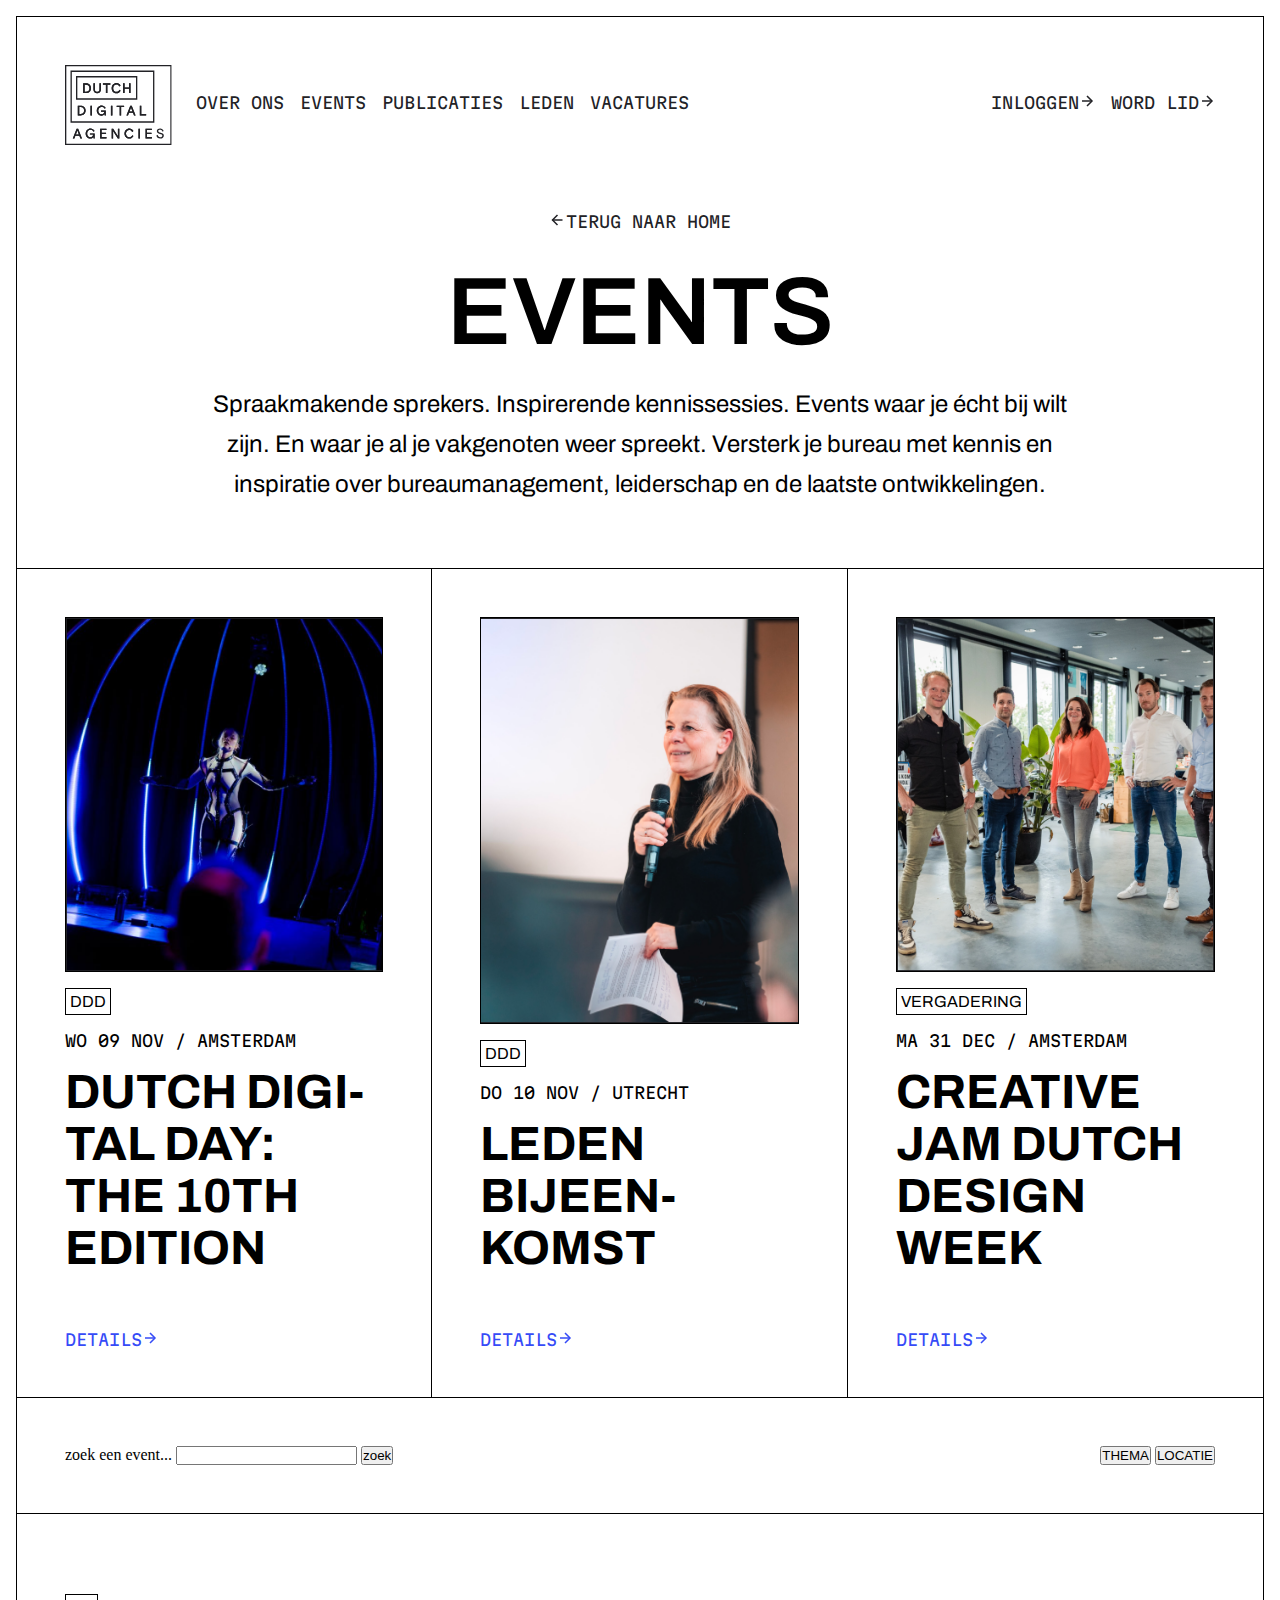
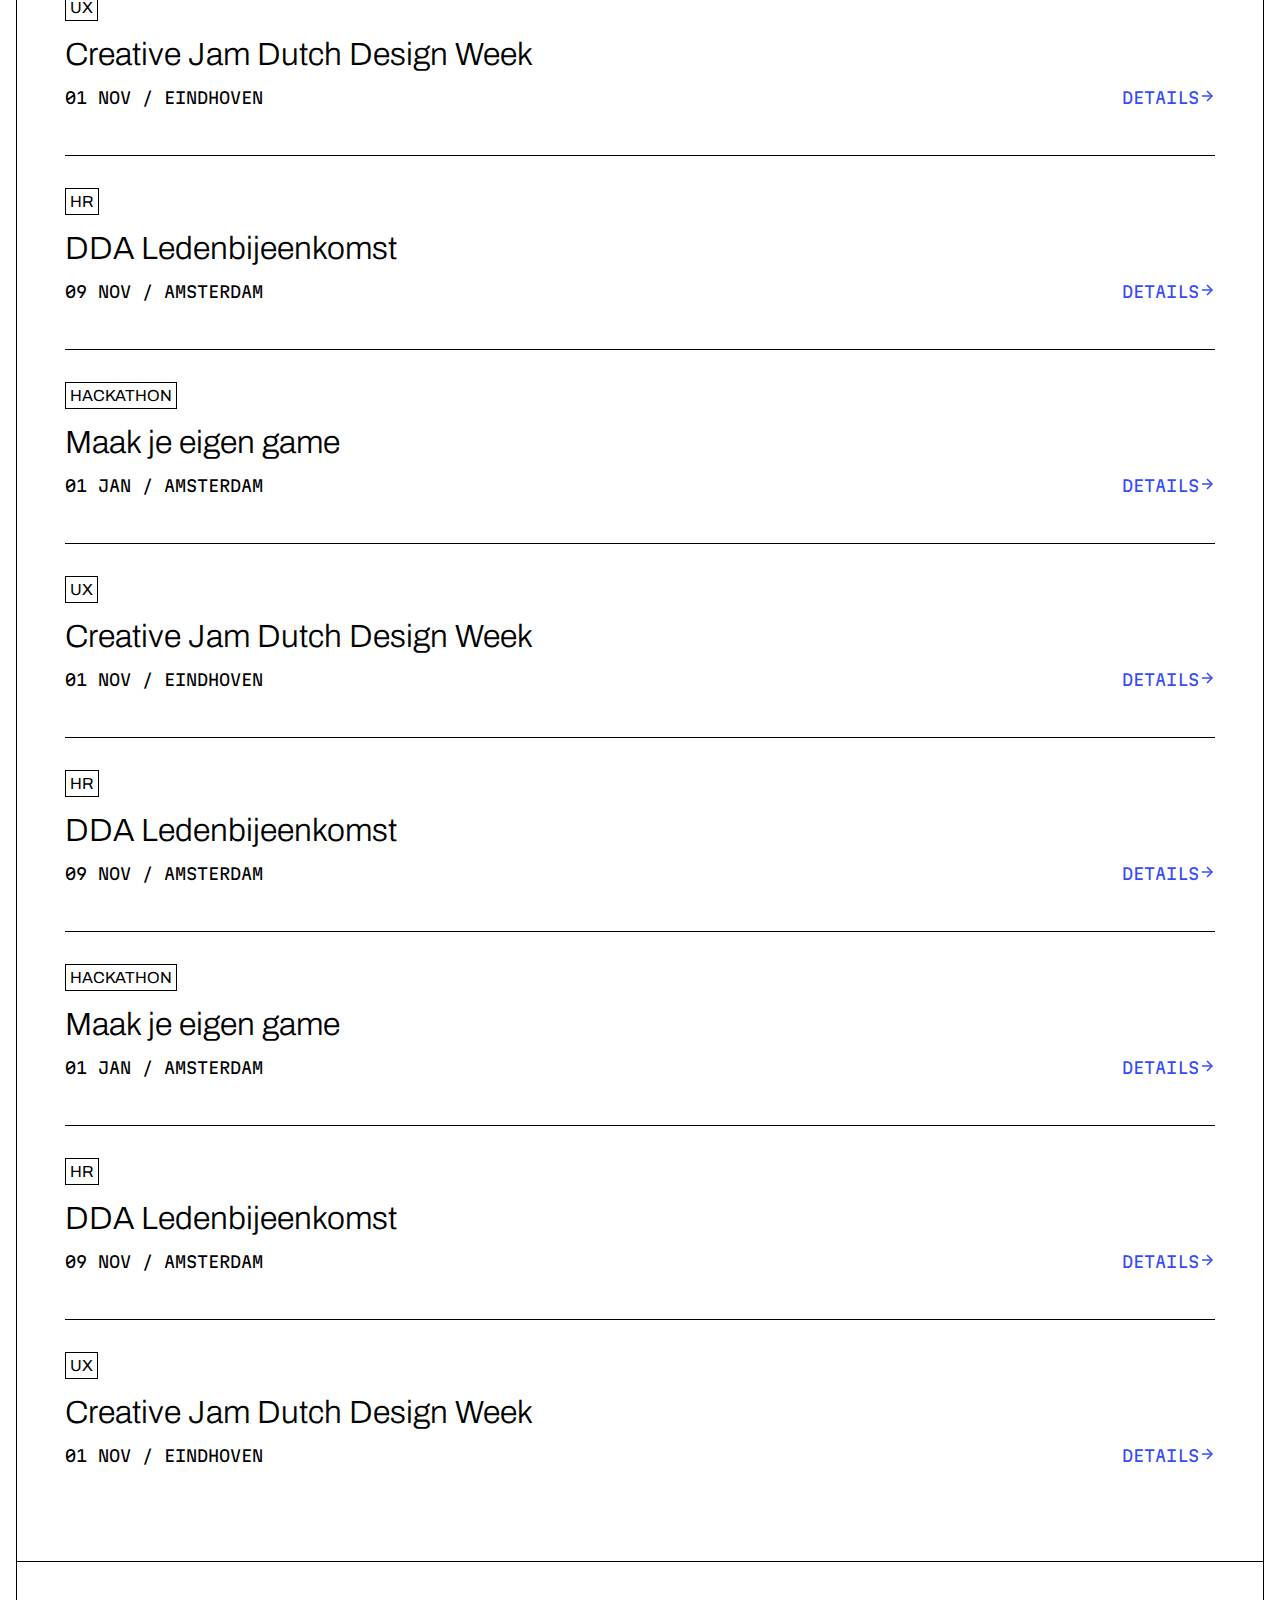
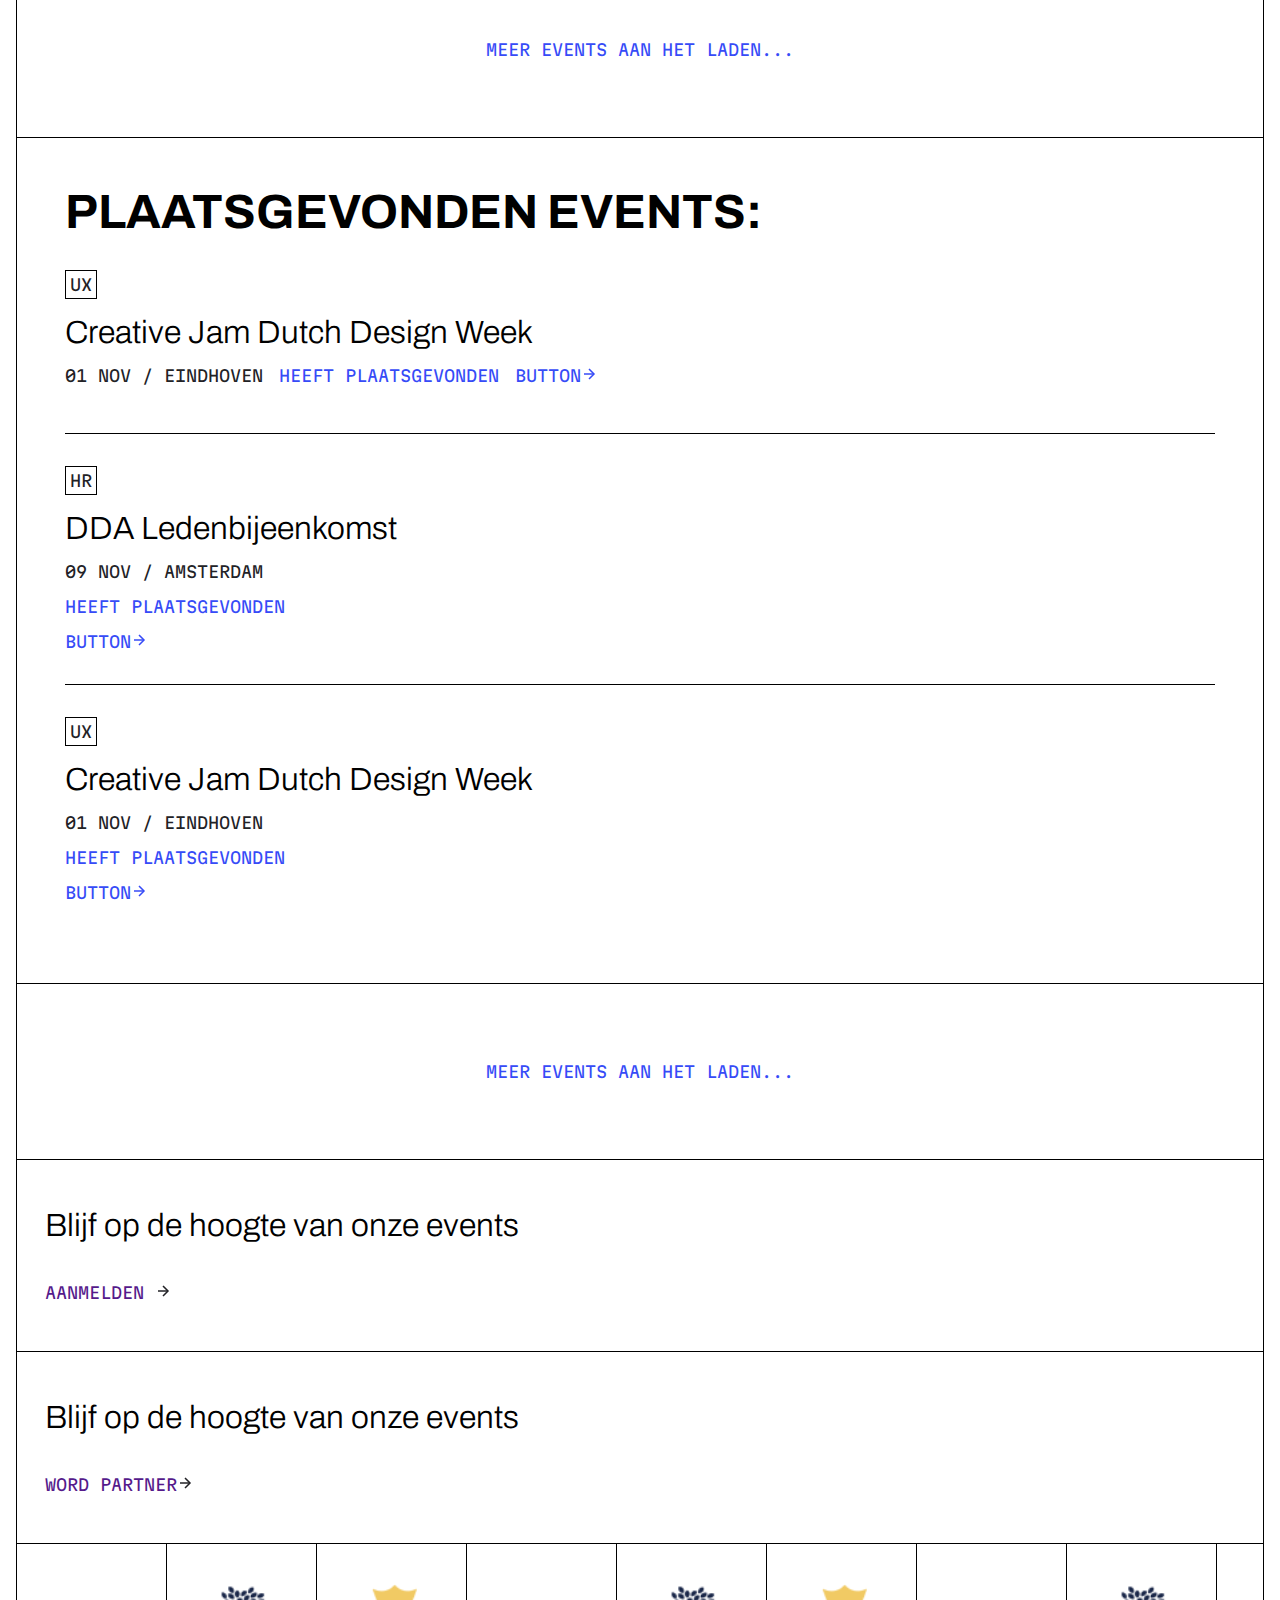
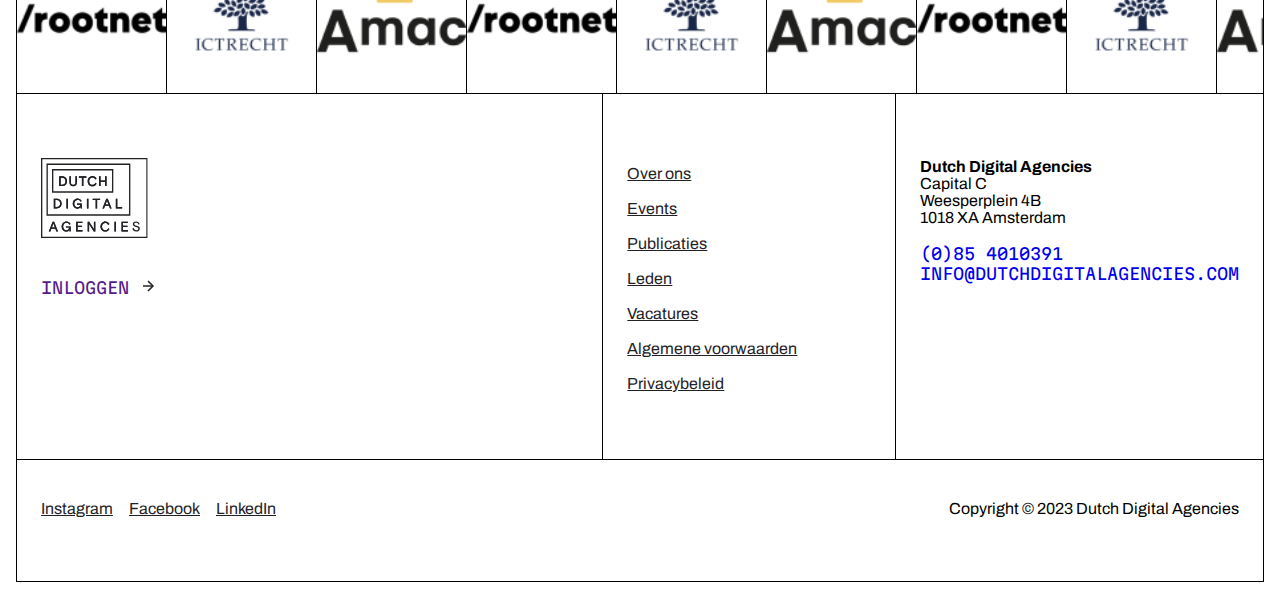
<file: index.html>
<!DOCTYPE html>
<html lang="nl">

<head>
    <meta charset="UTF-8">
    <meta name="viewport" content="width=device-width, initial-scale=1.0">
    <title>Events</title>
    <!DOCTYPE html>
    <html lang="nl">
    <link rel="stylesheet" href="styles.css">
    <script defer src="./index.js"></script>
    

    </html>
</head>

<body>
    <header>

        <nav>
            <a href="#"><img src="assets/logo.svg" alt="Dutch Digital Agencies"></a>
            <div class="off-screen-menu ">
                <ul>
                    <li><a href="">over ons</a></li>
                    <li><a href="">events</a></li>
                    <li><a href="">publicaties</a></li>
                    <li><a href="">leden</a></li>
                    <li><a href="">vacatures</a></li>
                    <div class="right-container">
                        <li><a href="">inloggen<img src="assets/arrow-right.svg" alt=""></a></li>
                        <li><a href="">word lid<img src="assets/arrow-right.svg" alt=""></a></li>
                    </div>
                </ul>
            </div>

            <button class="ham-menu">
                <span></span>
                <span></span>
                <span></span>
            </button>
        </nav>
    </header>

    <main>
        <!-- begin pagina tekst -->
        <section class="home">
            <a href=""><img src="assets/arrow-left.svg" alt="">terug naar home</a>
            <h1>events</h1>
            <p>Spraakmakende sprekers. Inspirerende kennissessies. Events waar je écht bij wilt zijn. En waar
                je al je vakgenoten weer spreekt. Versterk je bureau met kennis en inspiratie over bureaumanagement,
                leiderschap
                en de laatste ontwikkelingen.</p>
        </section>

        <!-- 3 events op een rij -->
        <section class="trending">
            <h2 class="visually-hidden">trending events</h2>
            <article>
                <!-- <div class="middle"> -->
                <img class="sizing" src="assets/dutch-digital-day.png" alt="dutch digital day">
                <div class="text">
                    <p class="label"><abbr title="Dutch Digital Day">DDD</abbr></p>
                    <p class="data">wo 09 nov / Amsterdam</p>
                    <h3>Dutch Digital Day: The 10th edition</h3>
                    <a class="blauwe-link" href="">details<img src="assets/right-blauw.svg" alt=""></a>
                </div>

                <!-- </div> -->
            </article>

            <article>
                <!-- <div class="middle"> -->
                <img class="sizing" src="assets/leden-bijeenkomst.png" alt="ledenbijeenkomst">
                <div class="text">
                    <p class="label"><abbr title="Dutch Digital Day">DDD</abbr></p>
                    <p class="data">do 10 nov / Utrecht</p>
                    <h3>Leden bijeenkomst</h3>
                    <a class="blauwe-link" href="">details<img src="assets/right-blauw.svg" alt=""></a>
                </div>

                <!-- </div> -->
            </article>

            <article>
                <!-- <div class="middle"> -->
                <img class="sizing" src="assets/creatieve-jam.png" alt="creatieve-jam">
                <div class="text">
                    <p class="label">VERGADERING</p>
                    <p class="data">ma 31 dec / Amsterdam</p>
                    <h3>Creative Jam Dutch Design Week</h3>
                    <a class="blauwe-link" href="">details<img src="assets/right-blauw.svg" alt=""></a>
                </div>

                <!-- </div> -->
            </article>
        </section>

        <!-- search- en filterbalk -->
        <section class="search">
            <h2 class="visually-hidden">zoekbalk</h2>
            <form action="./search">
                <label for="event">zoek een event...</label>
                <input type="search" id="event" name="search">
                <button type="submit">zoek</button>
            </form>
            <div>
                <button>THEMA</button>
                <button>LOCATIE</button>
            </div>
        </section>

        <!-- hele rij met events -->
        <section class="eventlist">
            <h2 class="visually-hidden">eventlijst</h2>
            <ul>
                <li>
                    <p class="label">UX</p>
                    <h4>Creative Jam Dutch Design Week</h4>
                    <div class="flex-container">
                        <p class="data">01 nov / Eindhoven</p>
                        <a class="blauwe-link" href="">DETAILS<img src="assets/right-blauw.svg" alt=""></a>
                    </div>
                </li>
                <li>
                    <p class="label">HR</p>
                    <h4>DDA Ledenbijeenkomst</h4>
                    <div class="flex-container">
                        <p class="data">09 nov / Amsterdam</p>
                        <a class="blauwe-link" href="">DETAILS<img src="assets/right-blauw.svg" alt=""></a>
                    </div>
                </li>
                <li>
                    <p class="label">hackathon</p>
                    <h4>Maak je eigen game</h4>
                    <div class="flex-container">
                        <p class="data">01 jan / Amsterdam</p>
                        <a class="blauwe-link" href="">DETAILS<img src="assets/right-blauw.svg" alt=""></a>
                    </div>
                </li>
                <li>
                    <p class="label">UX</p>
                    <h4>Creative Jam Dutch Design Week</h4>
                    <div class="flex-container">
                        <p class="data">01 nov / Eindhoven</p>
                        <a class="blauwe-link" href="">DETAILS<img src="assets/right-blauw.svg" alt=""></a>
                    </div>
                </li>
                <li>
                    <p class="label">HR</p>
                    <h4>DDA Ledenbijeenkomst</h4>
                    <div class="flex-container">
                        <p class="data">09 NOV / AMSTERDAM</p>
                        <a class="blauwe-link" href="">DETAILS<img src="assets/right-blauw.svg" alt=""></a>
                    </div>
                </li>
                <li>
                    <p class="label">hackathon</p>
                    <h4>Maak je eigen game</h4>
                    <div class="flex-container">
                        <p class="data">01 jan / Amsterdam</p>
                        <a class="blauwe-link" href="">DETAILS<img src="assets/right-blauw.svg" alt=""></a>
                    </div>
                </li>
                <li>
                    <p class="label">HR</p>
                    <h4>DDA Ledenbijeenkomst</h4>
                    <div class="flex-container">
                        <p class="data">09 nov / Amsterdam</p>
                        <a class="blauwe-link" href="">DETAILS<img src="assets/right-blauw.svg" alt=""></a>
                    </div>
                </li>
                <li>
                    <p class="label">UX</p>
                    <h4>Creative Jam Dutch Design Week</h4>
                    <div class="flex-container">
                        <p class="data">01 nov / Eindhoven</p>
                        <a class="blauwe-link" href="">DETAILS<img src="assets/right-blauw.svg" alt=""></a>
                    </div>
                </li>
            </ul>
        </section>

        <!-- laden content -->
        <div class="laden">
            <p>meer events aan het laden...</p>
        </div>

        <!-- hele rij plaatsgevonden events -->
        <section class="verleden">
            <h3>PLAATSGEVONDEN EVENTS:</h3>
            <ul>
                <li>
                    <p class="label">UX</p>
                    <h4>Creative Jam Dutch Design Week</h4>
                    <div class="flex-container">
                        <p class="data">01 nov / Eindhoven</p>
                        <p>heeft plaatsgevonden</p>
                        <div class="flex-item">
                            <a class="blauwe-link" href="">BUTTON<img src="assets/right-blauw.svg" alt=""></a>
                        </div>
                    </div>
                </li>
                <li>
                    <p class="label">HR</p>
                    <h4>DDA Ledenbijeenkomst</h4>
                    <p class="data">09 nov / Amsterdam</p>
                    <p>heeft plaatsgevonden</p>
                    <a class="blauwe-link" href="">BUTTON<img src="assets/right-blauw.svg" alt=""></a>
                </li>
                <li>
                    <p class="label">UX</p>
                    <h4>Creative Jam Dutch Design Week</h4>
                    <p class="data">01 nov / Eindhoven</p>
                    <p>heeft plaatsgevonden</p>
                    <a class="blauwe-link" href="">BUTTON<img src="assets/right-blauw.svg" alt=""></a>
                </li>
            </ul>
        </section>

        <!-- laden content -->
        <div class="laden">
            <p>meer events aan het laden...</p>
        </div>

        <!-- op de hoogte blijven = aanmelden -->
        <section class="up2date">
            <h4>Blijf op de hoogte van onze events</h4>
            <a href="">AANMELDEN <img src="assets/arrow-right.svg" alt=""></a>
        </section>

        <!-- bedanken partners = word partner -->
        <section class="thanks">
            <h4>Blijf op de hoogte van onze events</h4>
            <a href="">WORD PARTNER<img src="assets/arrow-right.svg" alt=""></a>
        </section>

        <div class="logos">
            <img src="assets/rootnetlogo.png" alt="logo rootnet">
            <img src="assets/ictrechtlogo.png" alt="logo ictrecht">
            <img src="assets/amaclogo.png" alt="logo Amac">
            <img src="assets/rootnetlogo.png" alt="logo rootnet">
            <img src="assets/ictrechtlogo.png" alt="logo ictrecht">
            <img src="assets/amaclogo.png" alt="logo Amac">
            <img src="assets/rootnetlogo.png" alt="logo rootnet">
            <img src="assets/ictrechtlogo.png" alt="logo ictrecht">
            <img src="assets/amaclogo.png" alt="logo Amac">
            <img src="assets/rootnetlogo.png" alt="logo rootnet">
            <img src="assets/ictrechtlogo.png" alt="logo ictrecht">
            <img src="assets/amaclogo.png" alt="logo Amac">
        </div>
    </main>

    <footer>
        <div class="first">
            <img id="logo" src="assets/logo.svg" alt="logo">
            <a href="">inloggen <img src="assets/arrow-right.svg" alt="pijltje naar rechts"></a>
        </div>

        <nav class="second">
            <ul>
                <li><a href="">Over ons</a></li>
                <li><a href="">Events</a></li>
                <li><a href="">Publicaties</a></li>
                <li><a href="">Leden</a></li>
                <li><a href="">Vacatures</a></li>
                <li><a href="">Algemene voorwaarden</a></li>
                <li><a href="">Privacybeleid</a></li>
            </ul>
        </nav>

        <div class="third">
            <p><b>Dutch Digital Agencies</b>
                <br>Capital C
                <br>Weesperplein 4B
                <br>1018 XA Amsterdam
            </p>
            <br><a href="tel:(0)854010391">(0)85 4010391</a>
            <br><a href="mailto:info@dutchdigitalagencies.com">info@dutchdigitalagencies.com</a>
        </div>
    </footer>

    <section class="bottom">
        <h2 class="visually-hidden">socials</h2>
        <div class="socials">
            <a href="https://www.instagram.com/dutchdigitalagencies/">Instagram</a>
            <a href="https://www.facebook.com/DutchDigitalAgencies/">Facebook</a>
            <a href="https://nl.linkedin.com/company/dutch-digital-agencies">LinkedIn</a>
        </div>
        <p class="footer">Copyright © 2023 Dutch Digital Agencies</p>
    </section>


</body>

</html>
</file>
<file: styles.css>
@font-face {
    font-family: "archivo";
    src: url("assets/Archivo-VariableFont_wdth\,wght.ttf");
}

@font-face {
    font-family: "martianmono";
    src: url("assets/MartianMono-VariableFont_wdth\,wght.ttf")
}

:root {
    --zwart: #222226;
    --grijs: #666666;
    --wit: #FFFFFF;
    --blauw: rgb(54, 75, 247);

    --border: 1px solid black;
}

/* CSS reset */
* {
    margin: 0;
    padding: 0;
    box-sizing: border-box;
}

body {
    position: relative;

    @media (width > 44rem) {
        margin: 1rem;
        border: var(--border);
    }
}

/* FONTS STANDAARD */
p {
    font-family: "archivo";
    font-size: 1rem;

    @media (width > 30rem) {
        font-size: 1.25rem;
    }

    @media (width > 48rem) {
        font-size: 1.5rem;
    }
}

p.label {
    font-weight: light;
    border: var(--border);
    padding: 4px;
    width: fit-content;
    font-size: 1rem;
    text-transform: uppercase;

    abbr {
        text-decoration: none;
    }
}

p.data {
    font-family: "martianmono";
    font-size: 1rem;
    text-transform: uppercase;
}

a {
    font-family: "martianmono";
    text-transform: uppercase;
    text-decoration: none;
    font-size: 1rem;

}

a.blauwe-link {
    color: var(--blauw);
}

h1 {
    font-family: "archivo";
    font-size: 3em;
    line-height: 3rem;
    text-transform: uppercase;
    font-weight: 600;

    @media (width > 30rem) {
        font-size: 4rem;
    }

    @media (width > 48rem) {
        font-size: 6rem;
    }


}

h2 {
    display: none;
}

h3 {
    font-family: "archivo";
    text-transform: uppercase;
    font-size: 2rem;
    hyphens: auto;

    @media (width > 30rem) {
        font-size: 2.5rem;
    }

    @media (width > 48rem) {
        font-size: 3rem;
    }
}

h4 {
    font-family: "archivo";
    font-size: 1.5rem;
    font-weight: 300;

    @media (width > 30rem) {
        font-size: 1.75rem;
    }

    @media (width > 48rem) {
        font-size: 2rem;
    }
}

li {
    list-style-type: none;
}



header {
    top: -1;
    position: sticky;

    img {
        height: 40px;

        @media (width > 30rem) {
            height: 60px;
        }

        @media (width > 48rem) {
            height: 80px;
        }
    }
}

section.home {
    padding: 4rem 1rem 4rem 1rem;
    background-color: rgba(0, 0, 0, 0);
    text-align: center;
    margin: auto;

    a {
        color: var(--zwart);
        line-height: 1rem;
    }

    h1 {
        padding-top: 1.75rem;
        padding-bottom: 1rem;
    }

    p {
        line-height: 1.75rem;
    }

    @media (width > 30rem) {}

    @media (width > 48rem) {
        padding-top: 1rem;
        max-width: 56.25em;

        h1 {
            margin-top: 1.75rem;
            margin-bottom: 1rem;
        }

        p {
            line-height: 2.5rem;
            padding-top: 1rem;
        }
    }
}

section.trending {
    article {
        padding: 1.5rem;
        border-top: var(--border);
    }

    img.sizing {
        width: 100%;
        max-height: 16em;
        border: var(--border);
        object-fit: cover;
        display: block;
    }

    .label {
        margin-top: 1.5rem;
    }

    .data {
        margin-top: 1rem;
        margin-bottom: 1rem;
    }

    h3 {
        margin-bottom: 3.5rem;
    }

    a.blauwe-link {
        display: block;
        margin-bottom: 24px;
    }

    @media (width > 30rem) {
        article {
            display: grid;
            grid-template-columns: 14em 1fr;
            gap: 1rem;
            /* align-items: stretch */
        }

        img.sizing {
            height: 100%;
            width: 100%;
            max-height: initial;
            /* flex-shrink: 0; */
        }

        .label {
            margin-top: 0;
        }

        div {
            display: flex;
            flex-direction: column;
        }

        h3 {
            margin-bottom: 0;
            flex-grow: 1;
        }

        a.blauwe-link {
            margin-bottom: 0;
        }

    }

    @media (width > 52rem) {
        display: grid;
        grid-template-columns: 1fr 1fr 1fr;

        article {
            display: flex;
            border-right: var(--border);
            padding: 3rem;
            flex-direction: column;
        }

        article:last-child {
            border-right: none;
        }

        img.sizing {
            max-height: 26rem;
            width: 100%;
        }

        div {
            flex-grow: 1;
        }

        a.blauwe-link {
            margin-top: 3.5rem;
            /* margin-bottom: 0rem; */
        }

    }

}

section.search {
    display: flex;
    flex-direction: column;
    gap: 1.5rem;
    padding: 3rem 1.5rem;
    border-top: var(--border);

    @media (width > 30rem) {
        flex-direction: row;
        justify-content: space-between;
    }

    @media (width > 48rem) {
        padding: 3rem;
    }
}

section.eventlist {
    ul {
        padding: 1rem 1.5rem;
        border-top: var(--border);

        @media (width > 30rem) {
            .flex-container {
                display: flex;
                justify-content: space-between;
            }
        }

        @media (width > 48rem) {
            padding: 3rem;
        }
    }

    li {
        border-top: var(--border);
        margin-bottom: 2rem;
    }

    li:first-child {
        border-top: none;
    }

    .label {
        margin-top: 2rem;
    }

    h4 {
        margin-top: 1rem;
        margin-bottom: 1rem;
    }

    .data {
        margin-bottom: 1rem;
    }
}

.laden {
    padding: 4.875rem 1.5rem;

    text-align: center;
    border-top: var(--border);

    p {
        font-family: "martianmono";
        font-size: 1rem;
        text-transform: uppercase;
        color: var(--blauw);
    }
}

section.verleden {
    border-top: var(--border);
    padding: 4.5rem 1.5rem 1rem;


    li {
        border-top: var(--border);
        margin-bottom: 2rem;
    }

    li:first-child {
        border-top: none;
    }

    .label {
        margin-top: 2rem;
        color: var(--zwart);
    }

    h4 {
        margin-top: 1rem;
        margin-bottom: 1rem;
    }

    .data {
        margin-bottom: 1rem;
        color: var(--zwart);
    }

    p {
        text-transform: uppercase;
        font-family: "martianmono";
        color: var(--blauw);
        margin-bottom: 1rem;
        font-size: 1rem;
    }

    @media (width > 44rem) {
        .flex-container {
            display: flex;
            gap: 1rem;
        }

        .flex-item {
            align-items: end;
            justify-content: space-between;
        }

        @media (width > 48rem) {
            padding: 3rem;
        }
    }
}

section.up2date {
    border-top: var(--border);
    padding: 3rem 1.75rem;

    h4 {
        margin-bottom: 2.5rem;
    }
}

section.thanks {
    border-top: var(--border);
    padding: 3rem 1.75rem;

    h4 {
        margin-bottom: 2.5rem;
    }

}

.logos {
    border-top: var(--border);
    display: flex;
    overflow-x: auto;
    overscroll-behavior-x: contain;
    height: 150px;

    img {
        border-right: var(--border);
    }

}

/* FOOTER */
.first {
    border-top: var(--border);
    padding: 4rem 1.5rem;
    display: flex;
    flex-direction: column;
    gap: 2.5rem;

    img#logo {
        height: 5rem;
        margin-right: auto;
    }
}

.second {
    border-top: var(--border);
    padding: 4rem 1.5rem;

    a {
        font-family: "archivo";
        text-transform: none;
        text-decoration: underline;
        color: var(--zwart);
    }

    li {
        padding-bottom: 8px;
    }

    li:last-child {
        padding-bottom: 0px;
    }
}

.third {
    padding: 4rem 1.5rem;

    a {
        hyphens: auto;
    }
}

footer {
    @media (width > 30rem) {
        border-top: var(--border);
        display: grid;
        grid-template-columns: 1fr 1fr 1fr;

        .first,
        .second,
        .third {
            border-top: 0px;
            border-bottom: 0px;
        }

        .second,
        .third {
            border-left: var(--border);
        }

        p {
            font-size: 1rem;
        }
    }
}

footer {
    @media (width > 48rem) {
        border-top: var(--border);
        display: grid;
        grid-template-columns: 2fr 1fr 1fr;
    }
}

section.bottom {
    border-top: var(--border);
    padding: 2.5rem 1.5rem;

    a {
        font-family: "archivo";
        text-transform: none;
        text-decoration: underline;
        color: var(--zwart);
    }

    .socials {
        display: flex;
        gap: 1rem;
        padding-bottom: 1.5rem;
    }

    @media (width > 30rem) {
        p {
            font-size: 1rem;
        }
    }

    @media (width > 48rem) {
        display: flex;
        justify-content: space-between;
    }
}



/* HAMBURGER MENU */
.off-screen-menu {
    background-color: var(--wit);
    height: 100vh;
    width: 100%;
    max-width: 450px;
    position: fixed;
    top: 0;
    right: -450px;
    display: flex;
    flex-direction: column;
    justify-content: center;
    text-align: left;
    padding-left: 1.5rem;
    font-size: 3rem;
    transition: .3s ease;
    opacity: 100%;

    a {
        font-size: 1rem;
    }
    img {
        height: 1rem;
    }

    @media (width > 66rem) {
        position: relative;
        max-width: 100%;
        height: fit-content;
        right: auto;

        ul {
            display: flex;
            flex-direction: row;
            gap: 1rem;
        }

        .right-container {
            margin-left: auto;
            display: flex;
            gap: 1rem;
        }

        a {
            color: var(--zwart);
        }
    }

}

.off-screen-menu.active {
    right: 0;

    header::before {
        right: 0;
    }
}

nav {
    padding: .75rem 1rem .75rem 1rem;
    display: flex;
    border-bottom: var(--border);
    background-color: var(--wit);

    @media (width > 30rem) {
        font-size: 1.25rem;
    }

    @media (width > 44rem) {
        border-bottom: 0px;
    }

    @media (width > 66rem) {
        font-size: 1.5rem;
        border-bottom: none;
        padding: 3rem;
    }
}

header::before {
    content: '';
    position: fixed;
    width: 100%;
    height: 100%;
    background-color: rgba(0, 0, 0, 0);
    left: 0;
    transition: background-color 0.4s ease-out;
}

body:has(header .active) {
    header::before {
        background-color: rgba(0, 0, 0, 0.3);
    }
}

.ham-menu {
    height: 50px;
    width: 40px;
    margin-left: auto;
    position: relative;
    border: 1px solid;
    height: 2.5rem;
    width: 2.5rem;
    background-color: var(--wit);

    @media (width > 66rem) {
        display: none;
    }
}

.ham-menu span {
    height: 3px;
    width: 24px;
    background-color: var(--zwart);
    position: absolute;
    left: 50%;
    top: 50%;
    transform: translate(-50%, -50%);
    transition: .3s ease;
}

.ham-menu span:nth-child(1) {
    top: 30%;
}

.ham-menu span:nth-child(3) {
    top: 70%;
}

.ham-menu.active span:nth-child(1) {
    top: 50%;
    transform: translate(-50%, -50%) rotate(45deg);
}

.ham-menu.active span:nth-child(2) {
    opacity: 0;
}

.ham-menu.active span:nth-child(3) {
    top: 50%;
    transform: translate(-50%, -50%) rotate(-45deg);
}
</file>
